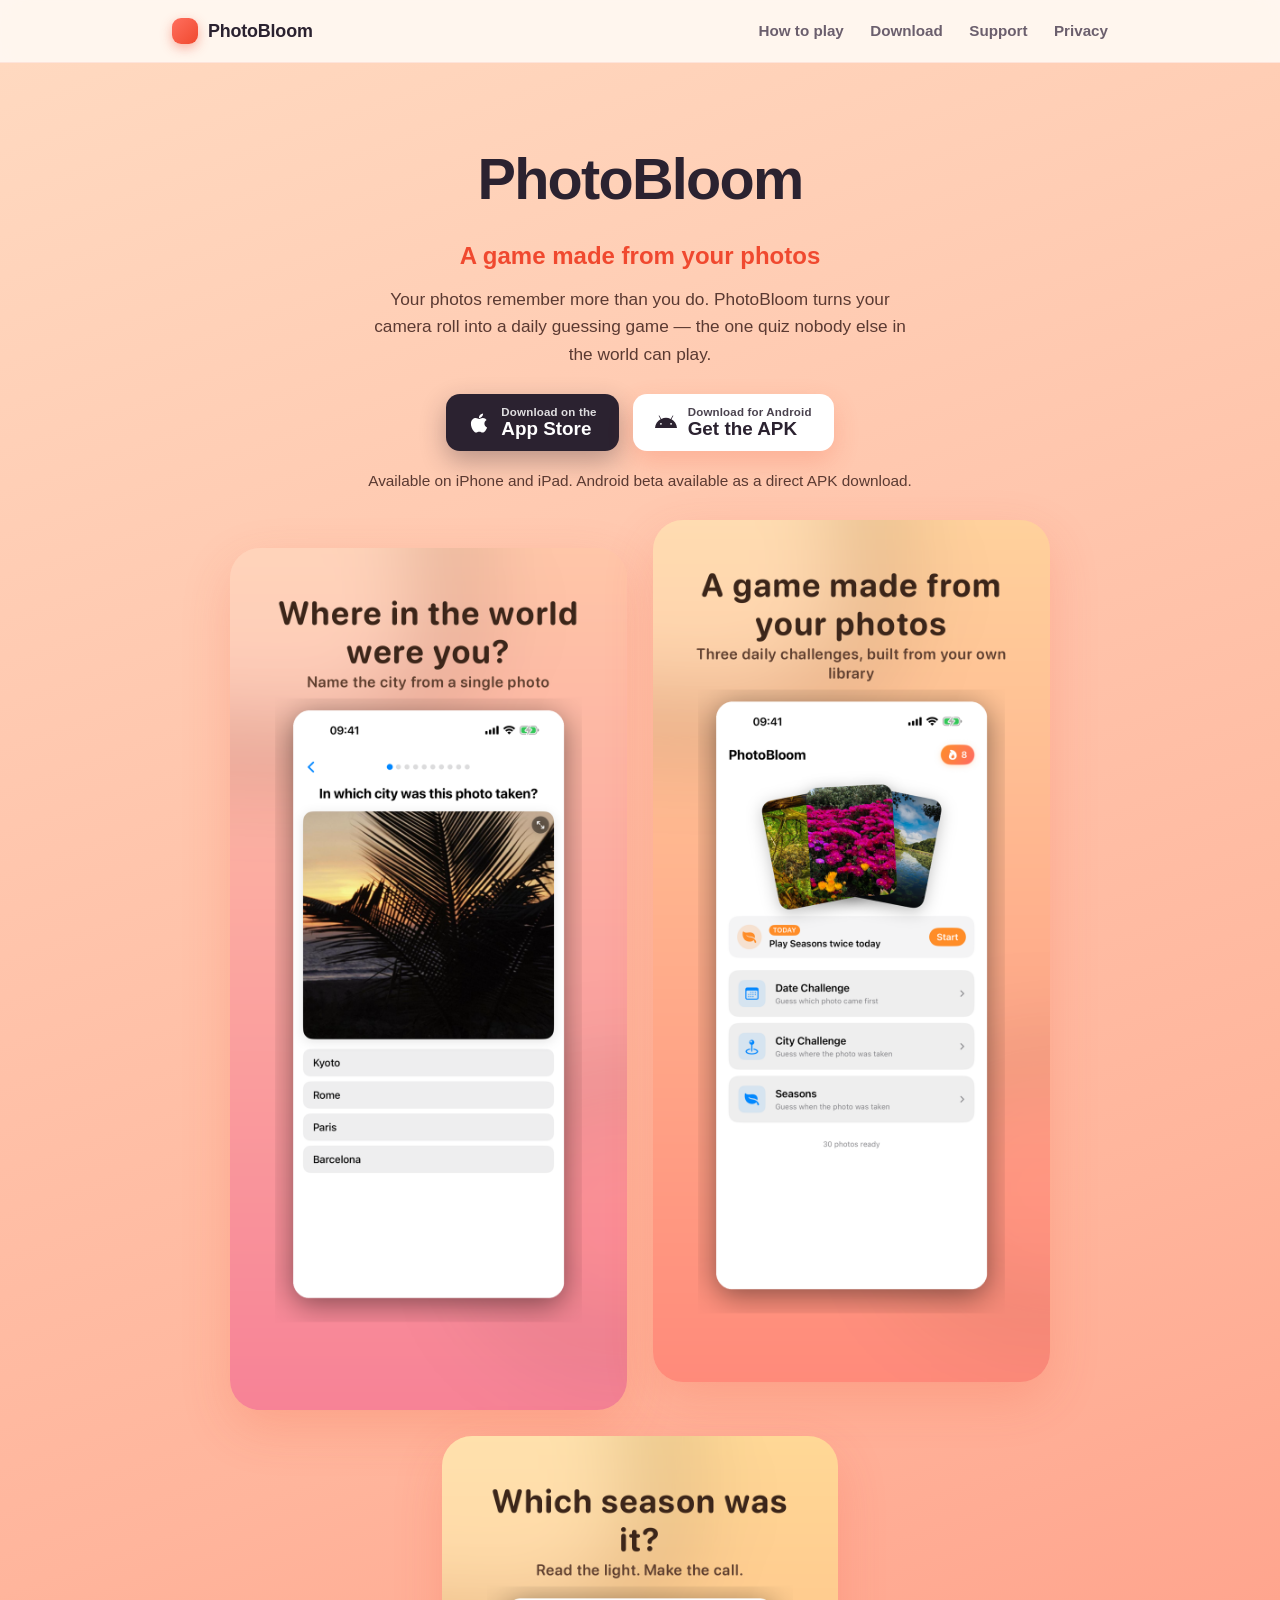
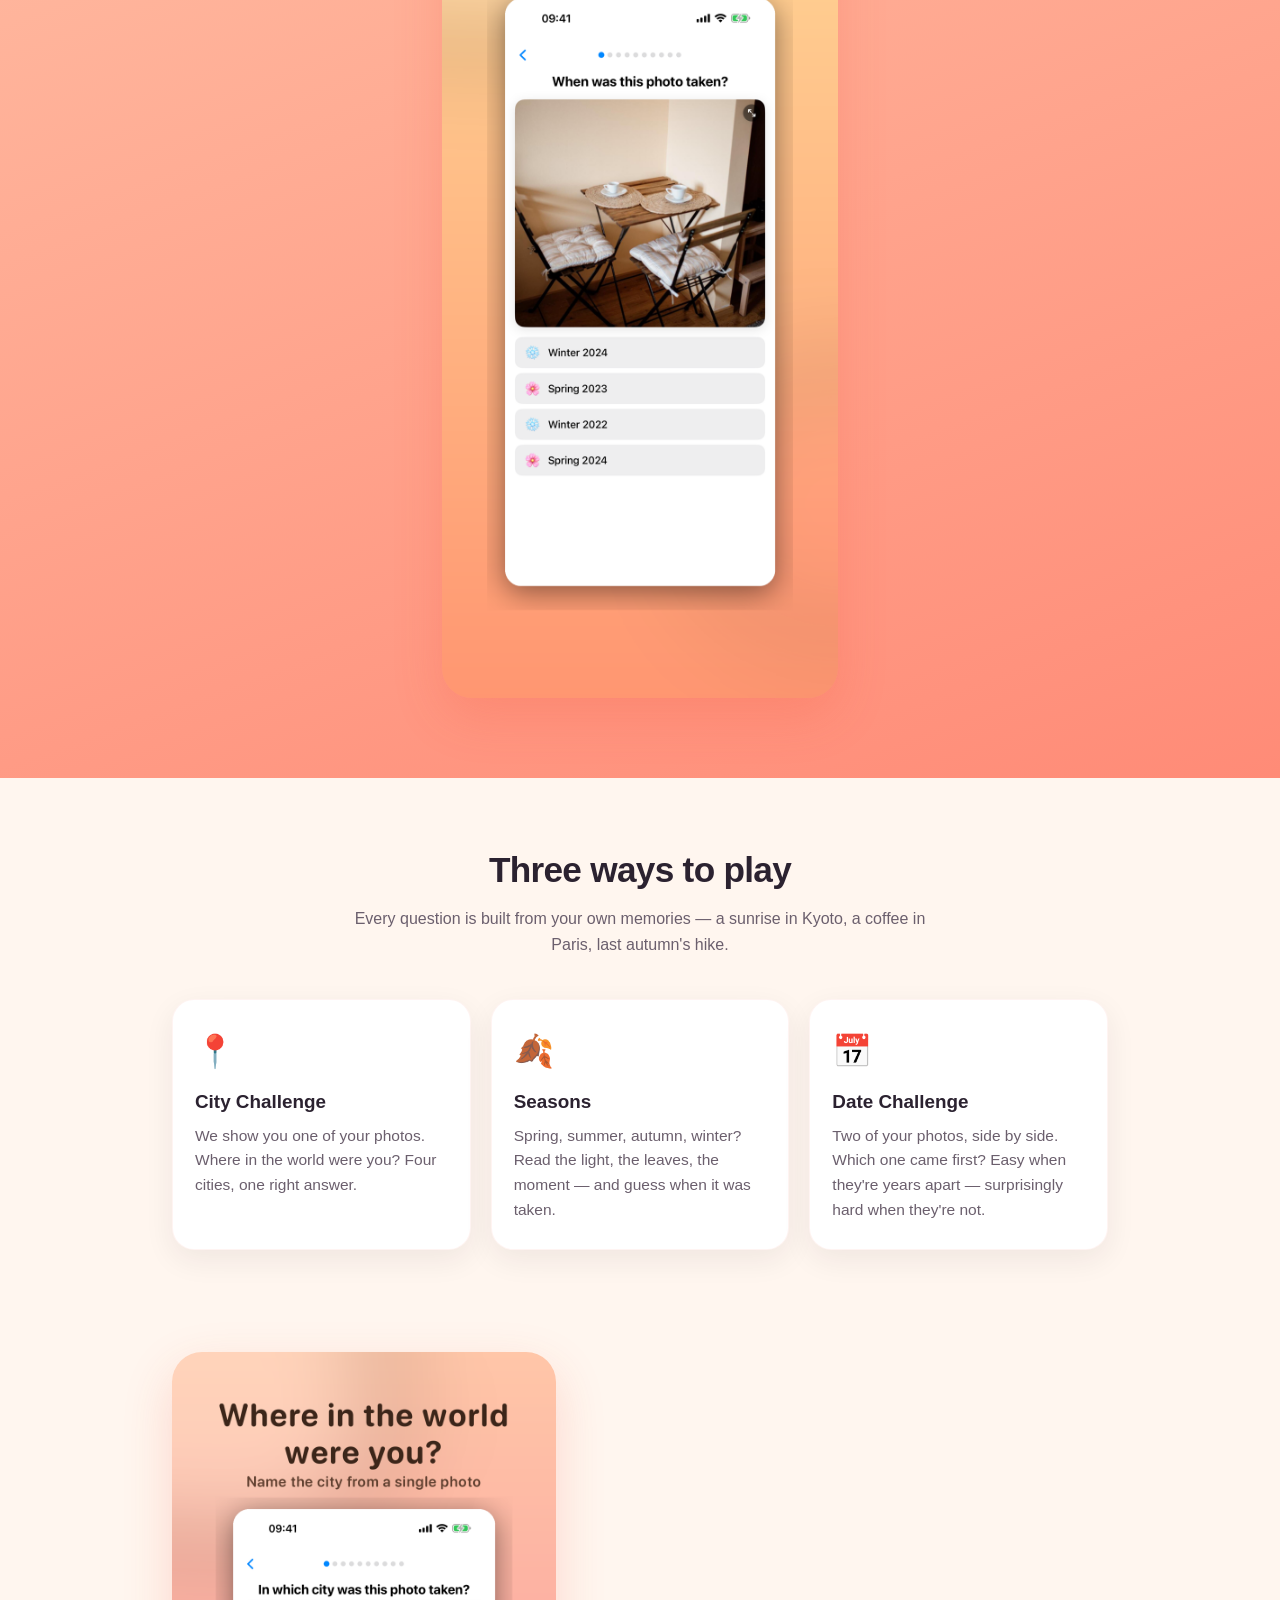
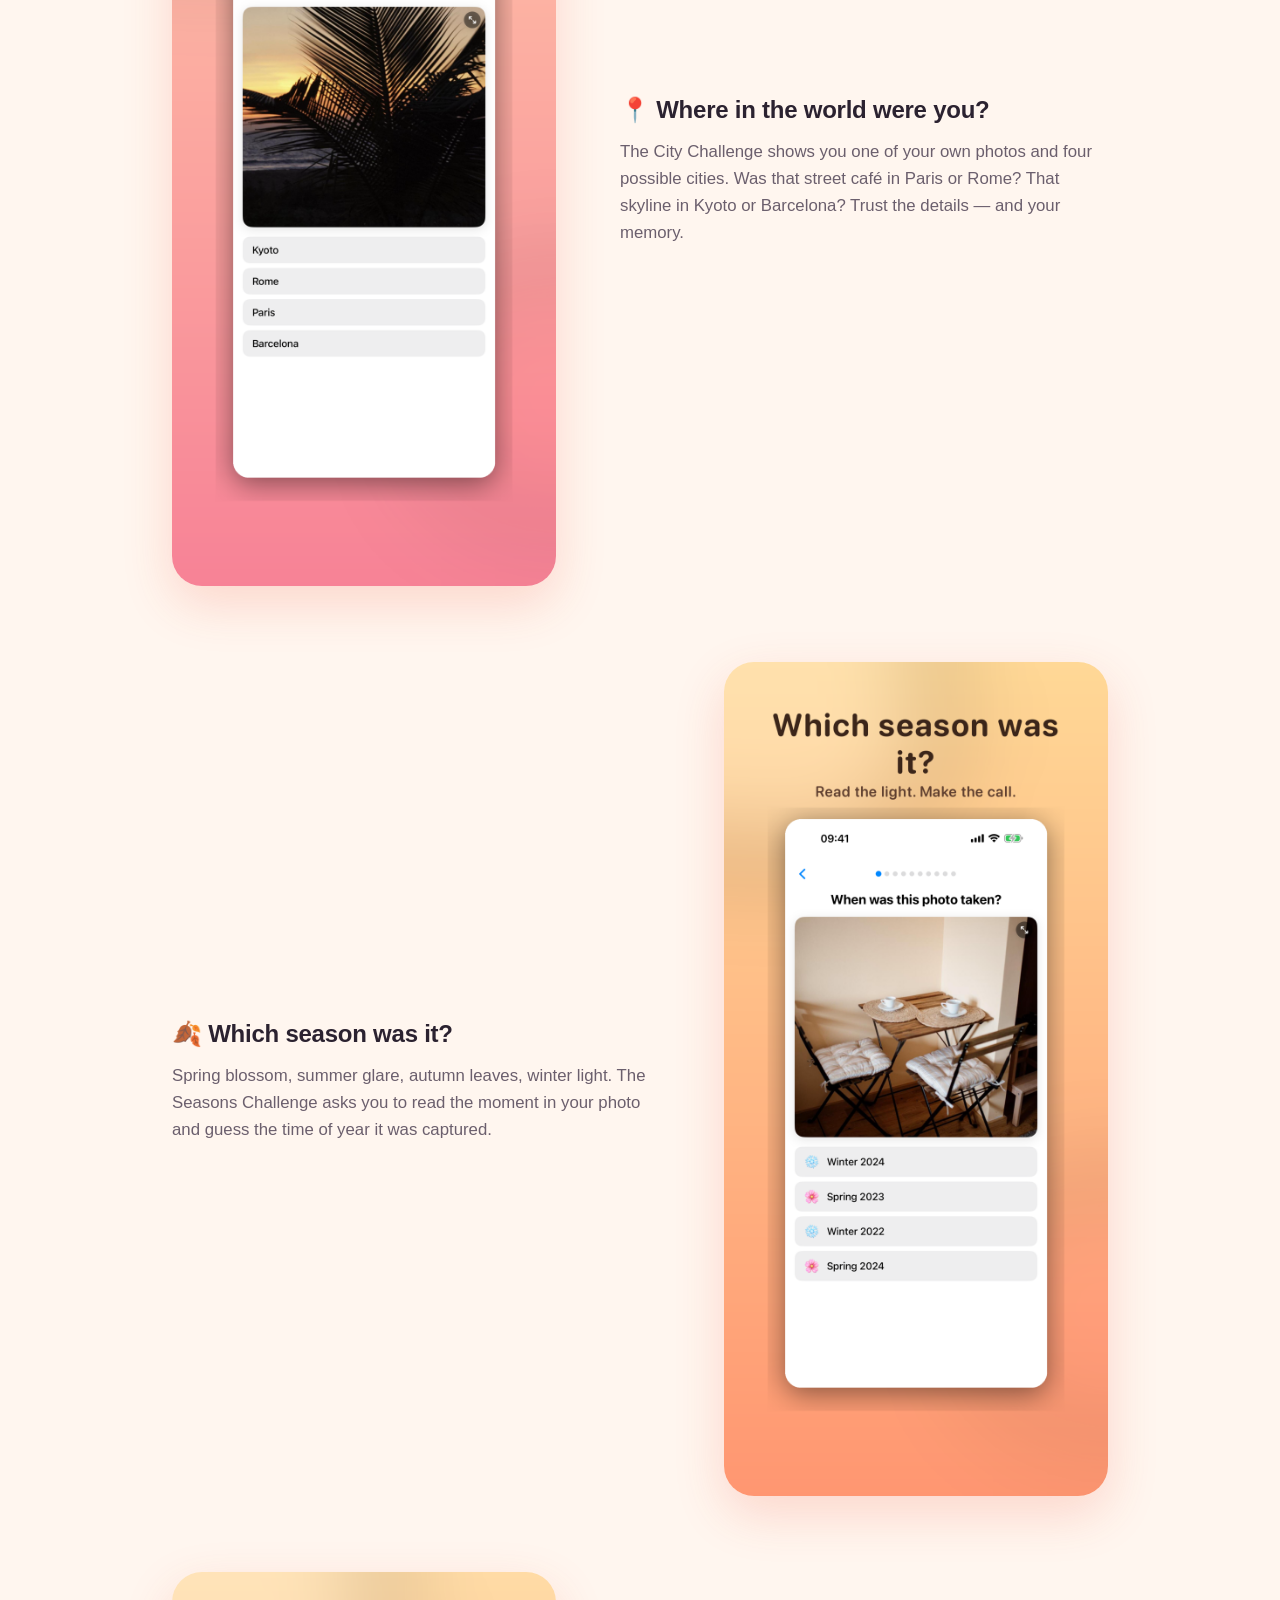
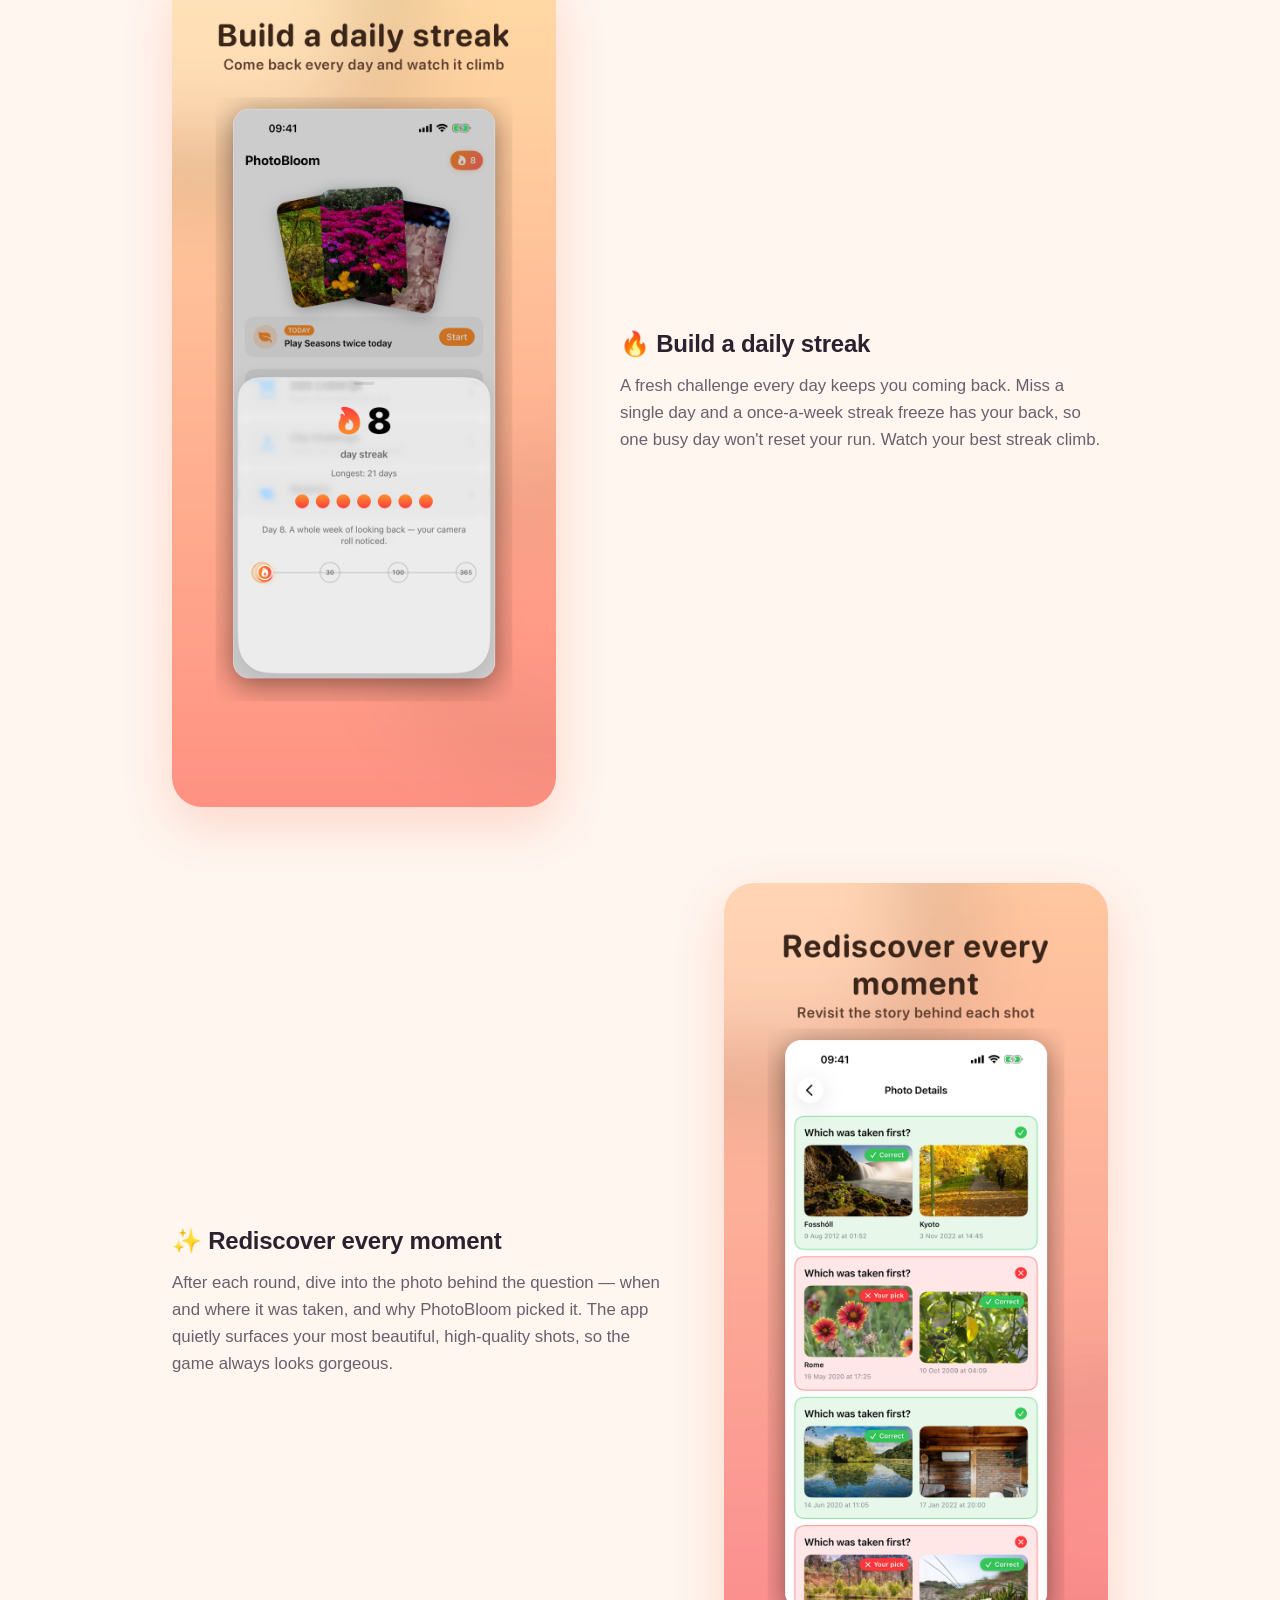
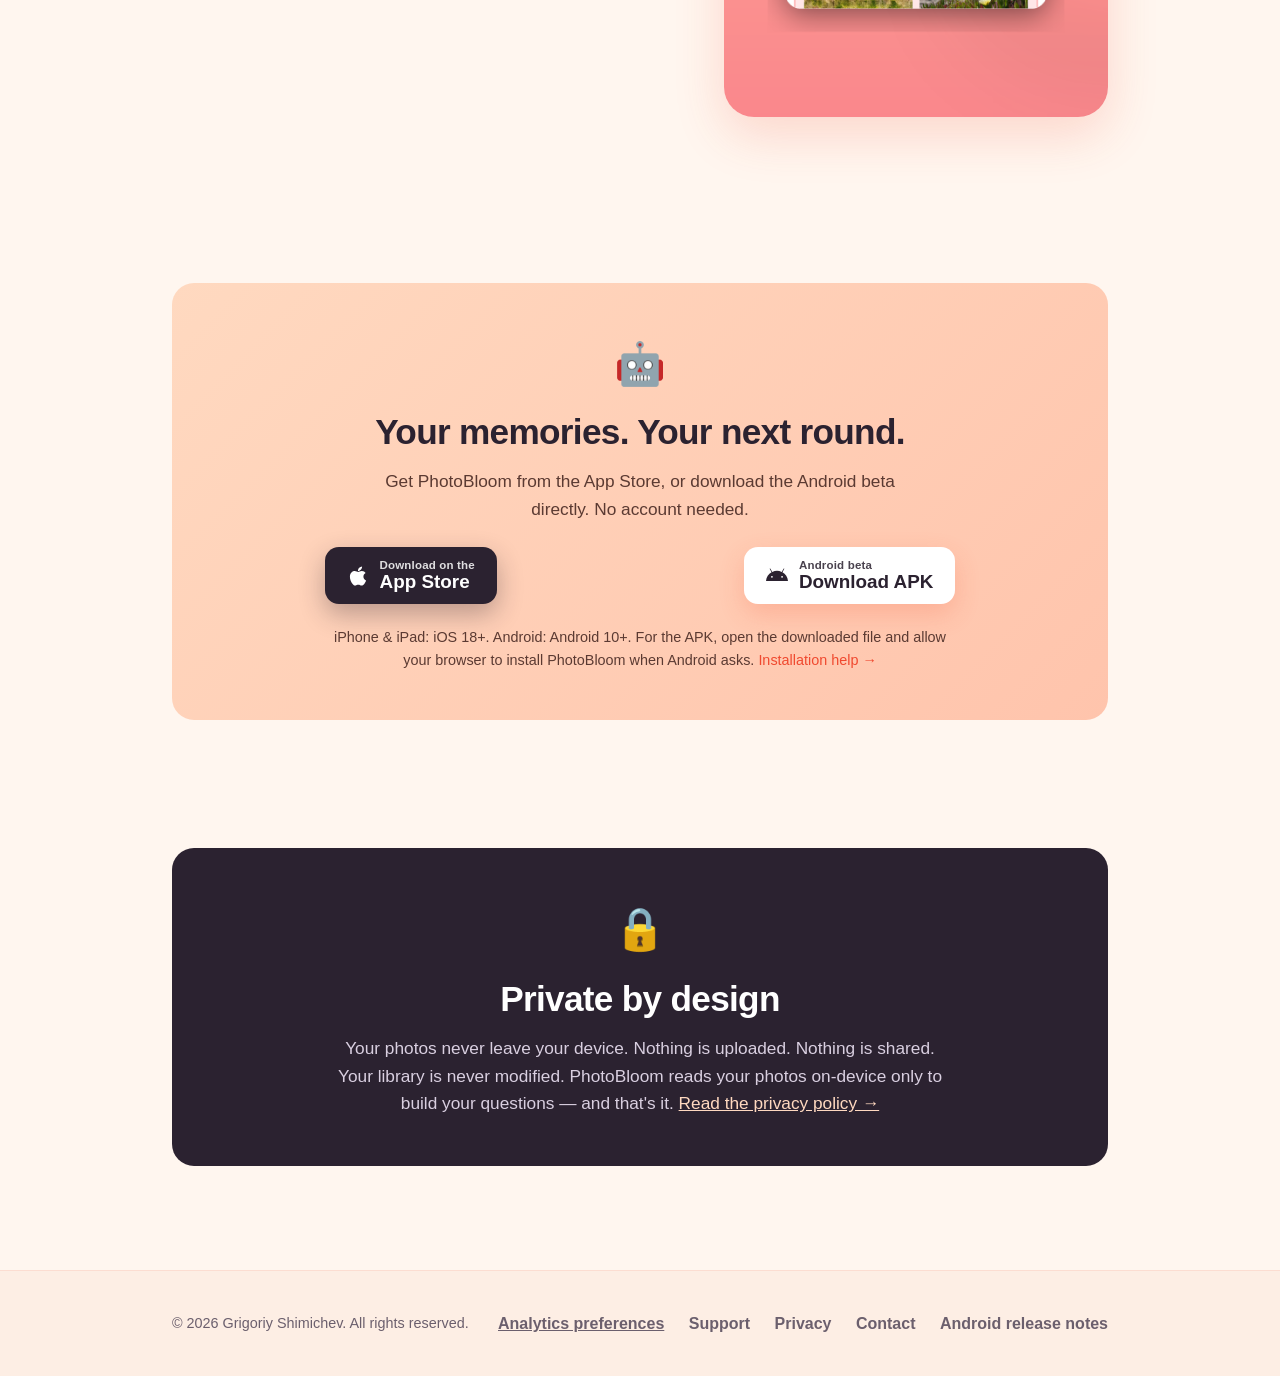
<file: index.html>
<!DOCTYPE html>
<html lang="en">
<head>
  <meta charset="UTF-8" />
  <meta name="viewport" content="width=device-width, initial-scale=1.0" />
  <title>PhotoBloom — A game made from your photos</title>
  <meta name="description" content="PhotoBloom turns your camera roll into a daily guessing game. Guess where in the world you were and which season it was, keep your streak alive, and rediscover photos you forgot you had. 100% on-device." />
  <meta property="og:title" content="PhotoBloom — A game made from your photos" />
  <meta property="og:description" content="The quiz only you can play, built from your own memories. 100% on-device." />
  <meta property="og:type" content="website" />
  <link rel="stylesheet" href="assets/style.css?v=f4ea65e6b9" />
  <script src="assets/analytics-config.js?v=23c7ad7ffa" defer></script>
  <script src="assets/analytics.js?v=1dbd67a98e" defer></script>
</head>
<body>
  <header class="nav">
    <div class="wrap">
      <div class="brand"><span class="dot"></span> PhotoBloom</div>
      <nav>
        <a href="#play">How to play</a>
        <a href="#download">Download</a>
        <a href="support.html">Support</a>
        <a href="privacy.html">Privacy</a>
      </nav>
    </div>
  </header>

  <section class="hero">
    <div class="wrap">
      <h1>PhotoBloom</h1>
      <p class="tag">A game made from your photos</p>
      <p class="sub">Your photos remember more than you do. PhotoBloom turns your camera roll into a daily guessing game — the one quiz nobody else in the world can play.</p>
      <div class="cta-row">
        <a class="btn btn-ios" href="https://apps.apple.com/app/id6775195550" target="_blank" rel="noopener" data-download="app_store" data-placement="hero">
          <span class="ico"><svg viewBox="0 0 384 512" width="22" height="22" fill="currentColor" aria-hidden="true"><path d="M318.7 268.7c-.2-36.7 16.4-64.4 50-84.8-18.8-26.9-47.2-41.7-84.7-44.6-35.5-2.8-74.3 20.7-88.5 20.7-15 0-49.4-19.7-76.4-19.7C63.3 141.2 4 184.8 4 273.5q0 39.3 14.4 81.2c12.8 36.7 59 126.7 107.2 125.2 25.2-.6 43-17.9 75.8-17.9 31.8 0 48.3 17.9 76.4 17.9 48.6-.7 90.4-82.5 102.6-119.3-65.2-30.7-61.7-90-61.7-91.9zM262.1 104.5c27.3-32.4 24.8-61.9 24-72.5-24.1 1.4-52 16.4-67.9 34.9-17.5 19.8-27.8 44.3-25.6 71.9 26.1 2 49.9-11.4 69.5-34.3z"/></svg></span>
          <span class="lbl"><small>Download on the</small>App Store</span>
        </a>
        <a class="btn btn-android" href="https://github.com/grishaster80/photobloom/releases/latest/download/photobloom.apk" data-download="android_apk" data-placement="hero">
          <span class="ico"><svg viewBox="0 0 576 512" width="22" height="22" fill="currentColor" aria-hidden="true"><path d="M420.55 301.93a24 24 0 1 1 24-24 24 24 0 0 1-24 24m-265.1 0a24 24 0 1 1 24-24 24 24 0 0 1-24 24m273.7-144.48 47.94-83a10 10 0 1 0-17.27-10l-48.54 84.07a301.25 301.25 0 0 0-246.56 0L116.18 64.45a10 10 0 1 0-17.27 10l47.94 83C64.53 202.22 8.24 285.55 0 384h576c-8.24-98.45-64.54-181.78-146.85-226.55"/></svg></span>
          <span class="lbl"><small>Download for Android</small>Get the APK</span>
        </a>
      </div>
      <p class="sub" style="margin-top:18px;font-size:0.96rem;">Available on iPhone and iPad. Android beta available as a direct APK download.</p>
    </div>
    <div class="hero-shots">
      <img src="assets/city.png" alt="City Challenge — where in the world were you?" />
      <img src="assets/home.png" alt="PhotoBloom home screen" />
      <img src="assets/seasons.png" alt="Seasons Challenge — which season was it?" />
    </div>
  </section>

  <section id="play">
    <div class="wrap">
      <h2>Three ways to play</h2>
      <p class="lead">Every question is built from your own memories — a sunrise in Kyoto, a coffee in Paris, last autumn's hike.</p>
      <div class="cards">
        <div class="card">
          <div class="ico">📍</div>
          <h3>City Challenge</h3>
          <p>We show you one of your photos. Where in the world were you? Four cities, one right answer.</p>
        </div>
        <div class="card">
          <div class="ico">🍂</div>
          <h3>Seasons</h3>
          <p>Spring, summer, autumn, winter? Read the light, the leaves, the moment — and guess when it was taken.</p>
        </div>
        <div class="card">
          <div class="ico">📅</div>
          <h3>Date Challenge</h3>
          <p>Two of your photos, side by side. Which one came first? Easy when they're years apart — surprisingly hard when they're not.</p>
        </div>
      </div>
    </div>
  </section>

  <section style="padding-top:0;">
    <div class="wrap">
      <!-- City — highlight -->
      <div class="feature-row">
        <img src="assets/city.png" alt="City Challenge screen" />
        <div class="txt">
          <h3>📍 Where in the world were you?</h3>
          <p>The City Challenge shows you one of your own photos and four possible cities. Was that street café in Paris or Rome? That skyline in Kyoto or Barcelona? Trust the details — and your memory.</p>
        </div>
      </div>

      <!-- Seasons — highlight -->
      <div class="feature-row rev">
        <img src="assets/seasons.png" alt="Seasons Challenge screen" />
        <div class="txt">
          <h3>🍂 Which season was it?</h3>
          <p>Spring blossom, summer glare, autumn leaves, winter light. The Seasons Challenge asks you to read the moment in your photo and guess the time of year it was captured.</p>
        </div>
      </div>

      <!-- Streaks -->
      <div class="feature-row">
        <img src="assets/streak.png" alt="Streak detail screen" />
        <div class="txt">
          <h3>🔥 Build a daily streak</h3>
          <p>A fresh challenge every day keeps you coming back. Miss a single day and a once-a-week streak freeze has your back, so one busy day won't reset your run. Watch your best streak climb.</p>
        </div>
      </div>

      <!-- Photo details / other screens -->
      <div class="feature-row rev">
        <img src="assets/photo_details.png" alt="Photo details screen" />
        <div class="txt">
          <h3>✨ Rediscover every moment</h3>
          <p>After each round, dive into the photo behind the question — when and where it was taken, and why PhotoBloom picked it. The app quietly surfaces your most beautiful, high-quality shots, so the game always looks gorgeous.</p>
        </div>
      </div>
    </div>
  </section>

  <section id="download">
    <div class="wrap">
      <div class="download-band">
        <div class="em">🤖</div>
        <h2>Your memories. Your next round.</h2>
        <p>Get PhotoBloom from the App Store, or download the Android beta directly. No account needed.</p>
        <div class="cta-row">
        <a class="btn btn-ios" href="https://apps.apple.com/app/id6775195550" target="_blank" rel="noopener" data-download="app_store" data-placement="download">
          <span class="ico"><svg viewBox="0 0 384 512" width="22" height="22" fill="currentColor" aria-hidden="true"><path d="M318.7 268.7c-.2-36.7 16.4-64.4 50-84.8-18.8-26.9-47.2-41.7-84.7-44.6-35.5-2.8-74.3 20.7-88.5 20.7-15 0-49.4-19.7-76.4-19.7C63.3 141.2 4 184.8 4 273.5q0 39.3 14.4 81.2c12.8 36.7 59 126.7 107.2 125.2 25.2-.6 43-17.9 75.8-17.9 31.8 0 48.3 17.9 76.4 17.9 48.6-.7 90.4-82.5 102.6-119.3-65.2-30.7-61.7-90-61.7-91.9zM262.1 104.5c27.3-32.4 24.8-61.9 24-72.5-24.1 1.4-52 16.4-67.9 34.9-17.5 19.8-27.8 44.3-25.6 71.9 26.1 2 49.9-11.4 69.5-34.3z"/></svg></span>
          <span class="lbl"><small>Download on the</small>App Store</span>
        </a>
        <a class="btn btn-android" href="https://github.com/grishaster80/photobloom/releases/latest/download/photobloom.apk" data-download="android_apk" data-placement="download">
          <span class="ico"><svg viewBox="0 0 576 512" width="22" height="22" fill="currentColor" aria-hidden="true"><path d="M420.55 301.93a24 24 0 1 1 24-24 24 24 0 0 1-24 24m-265.1 0a24 24 0 1 1 24-24 24 24 0 0 1-24 24m273.7-144.48 47.94-83a10 10 0 1 0-17.27-10l-48.54 84.07a301.25 301.25 0 0 0-246.56 0L116.18 64.45a10 10 0 1 0-17.27 10l47.94 83C64.53 202.22 8.24 285.55 0 384h576c-8.24-98.45-64.54-181.78-146.85-226.55"/></svg></span>
          <span class="lbl"><small>Android beta</small>Download APK</span>
        </a>
        </div>
        <p class="install-note">iPhone &amp; iPad: iOS 18+. Android: Android 10+. For the APK, open the downloaded file and allow your browser to install PhotoBloom when Android asks. <a href="support.html#android-install">Installation help →</a></p>
      </div>
    </div>
  </section>

  <section>
    <div class="wrap">
      <div class="privacy-band">
        <div class="lock">🔒</div>
        <h2>Private by design</h2>
        <p>Your photos never leave your device. Nothing is uploaded. Nothing is shared. Your library is never modified. PhotoBloom reads your photos on-device only to build your questions — and that's it. <a href="privacy.html" style="color:#ffd9c0;text-decoration:underline;">Read the privacy policy →</a></p>
      </div>
    </div>
  </section>

  <footer>
    <div class="wrap">
      <div class="copy">© 2026 Grigoriy Shimichev. All rights reserved.</div>
      <div class="links">
        <button type="button" class="link-button" data-analytics-preferences>Analytics preferences</button>
        <a href="support.html">Support</a>
        <a href="privacy.html">Privacy</a>
        <a href="mailto:gshimichev@gmail.com">Contact</a>
        <a href="https://github.com/grishaster80/photobloom/releases/latest">Android release notes</a>
      </div>
    </div>
  </footer>
</body>
</html>
</file>
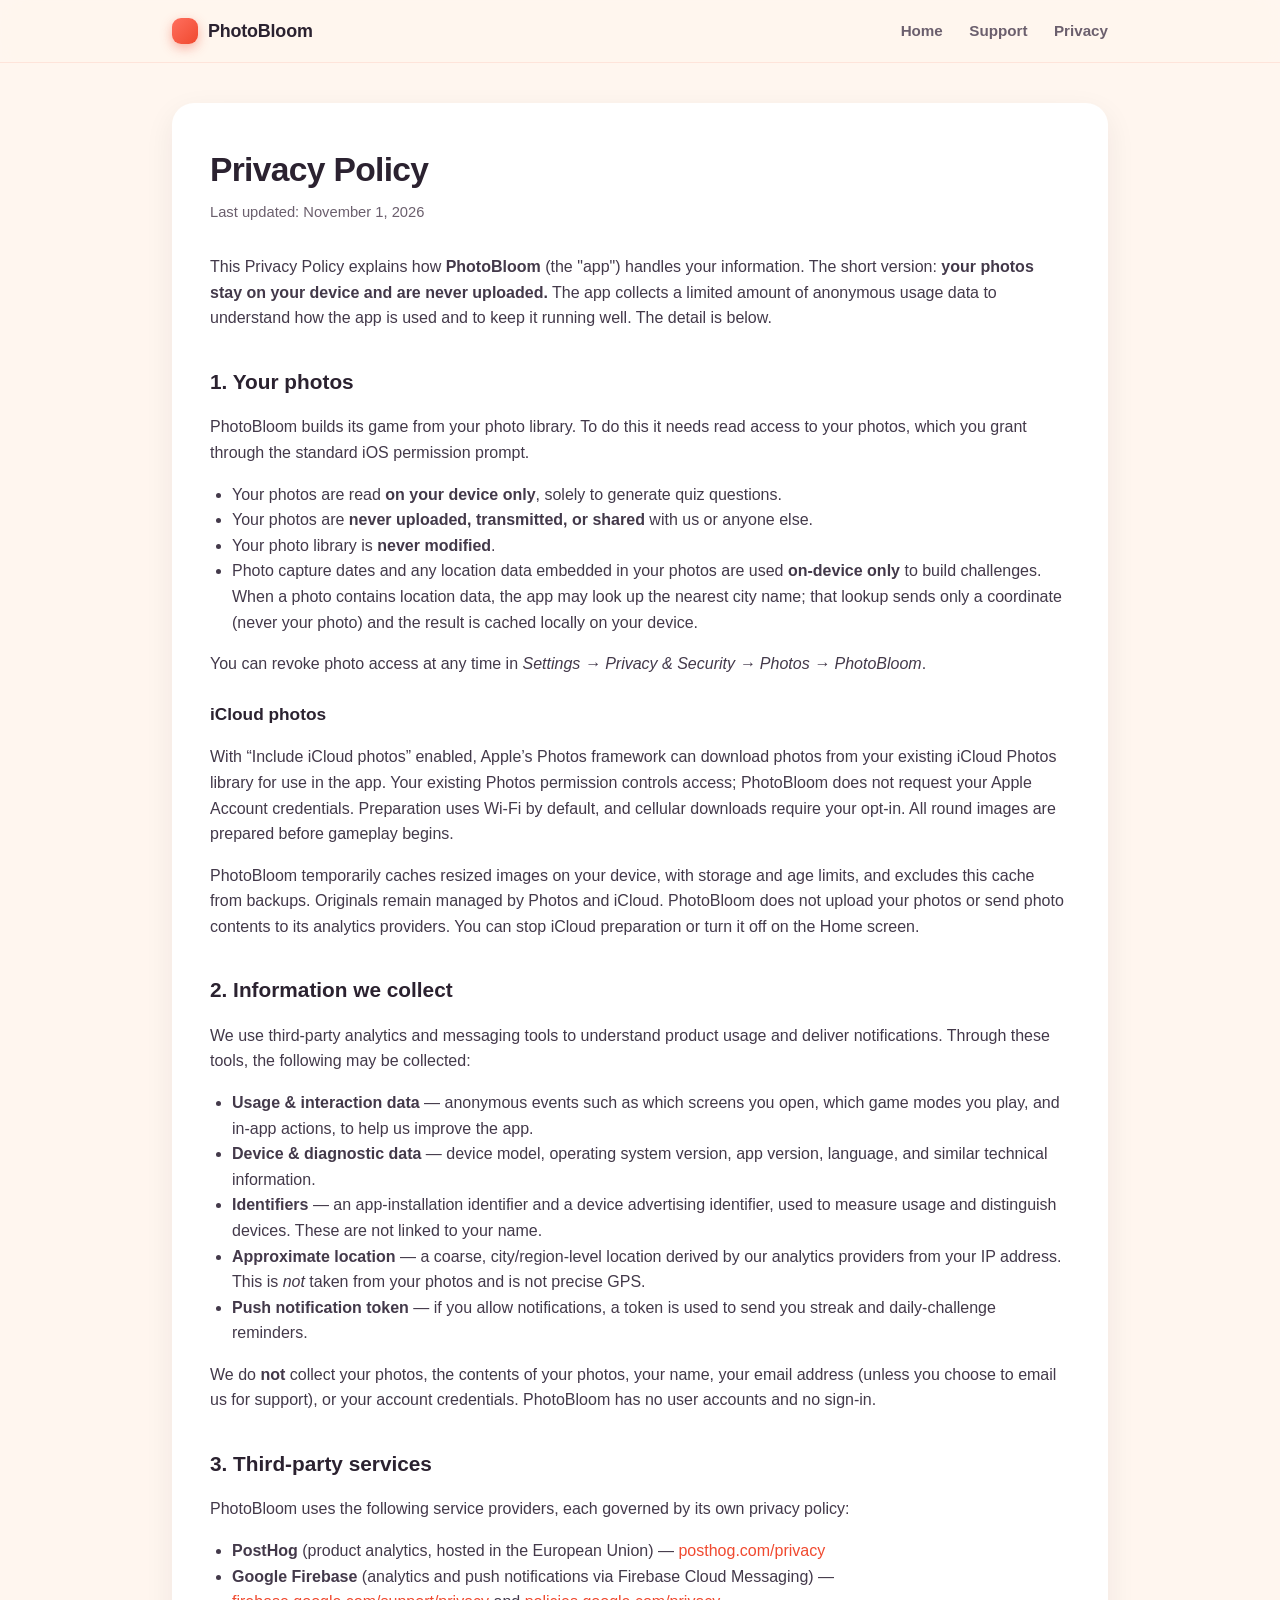
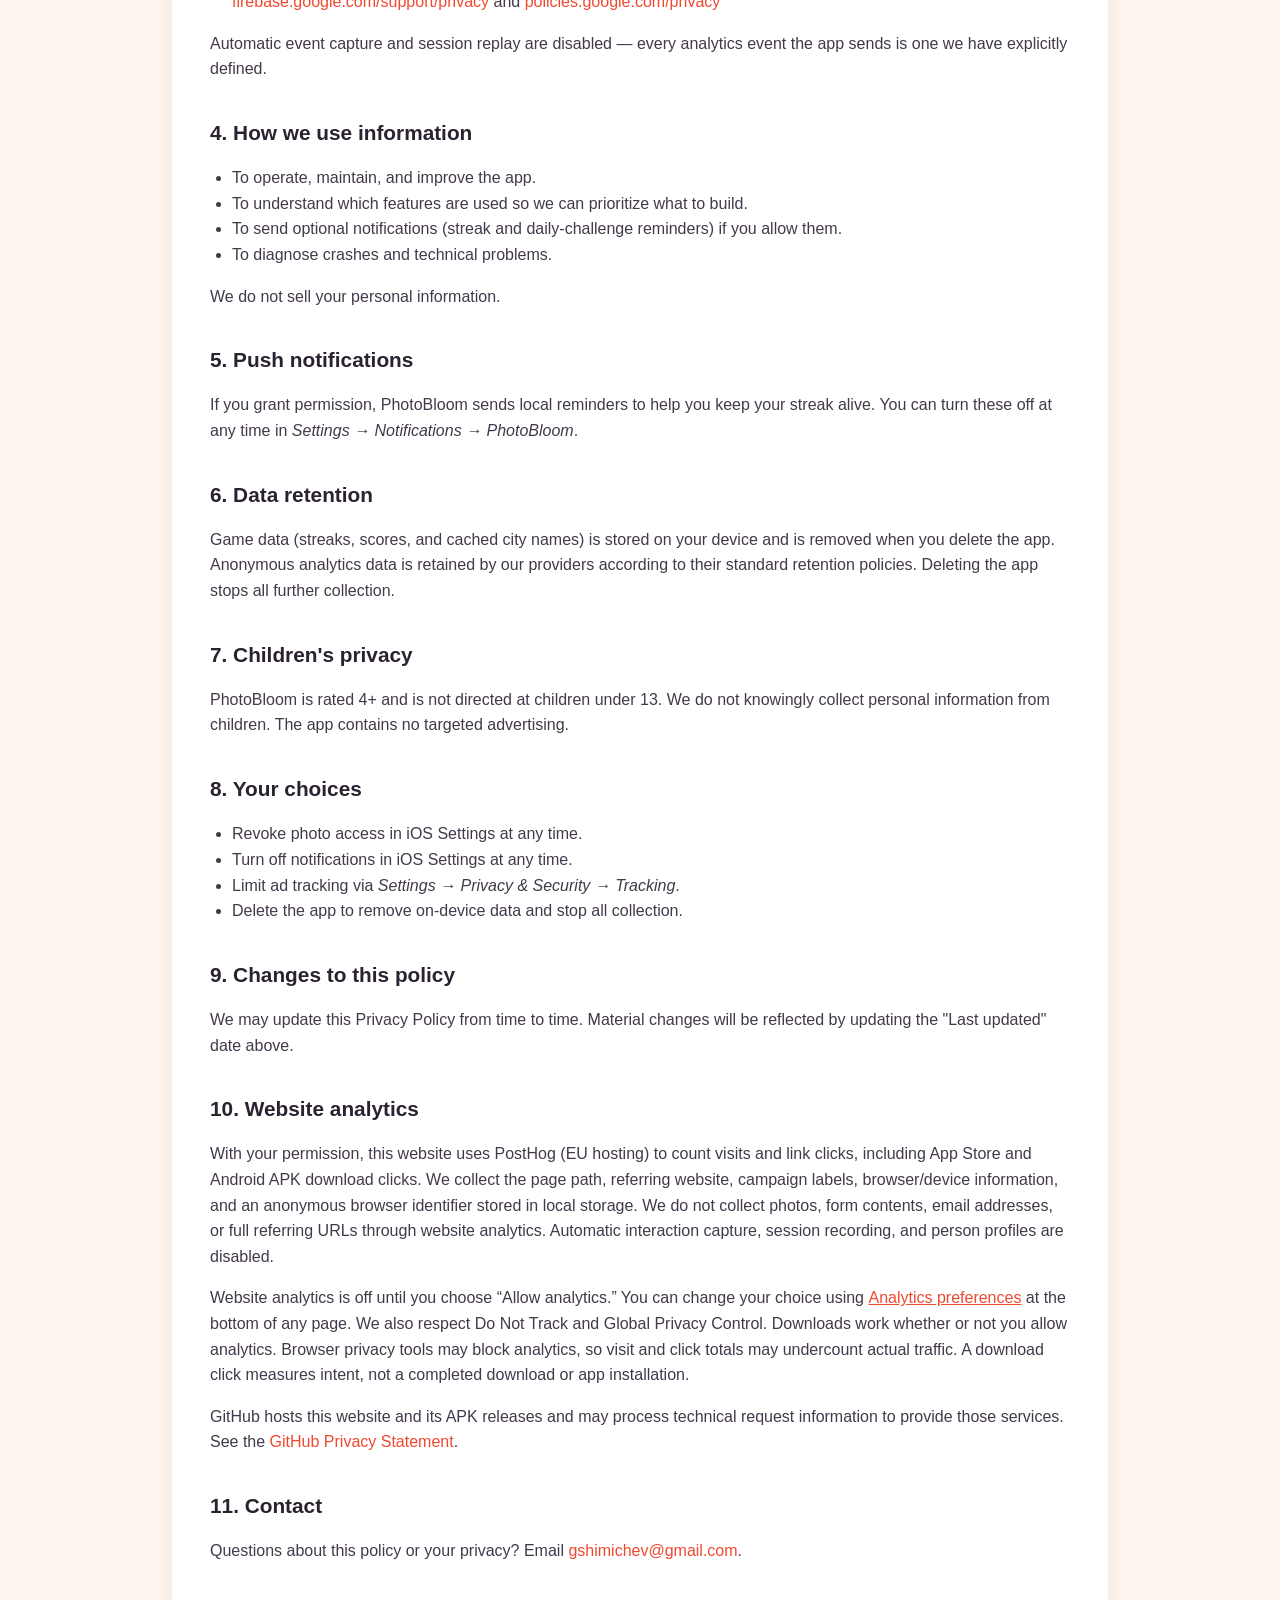
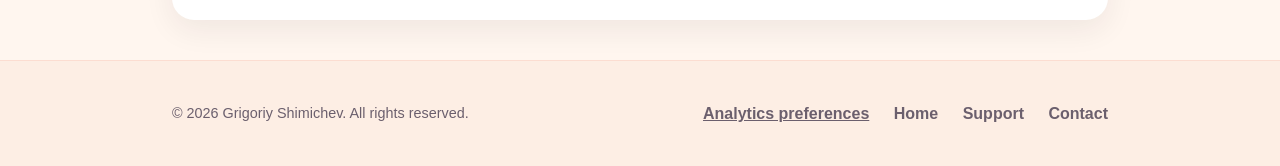
<file: privacy.html>
<!DOCTYPE html>
<html lang="en">
<head>
  <meta charset="UTF-8" />
  <meta name="viewport" content="width=device-width, initial-scale=1.0" />
  <title>PhotoBloom — Privacy Policy</title>
  <meta name="description" content="PhotoBloom's privacy policy. Your photos stay on your device and are never uploaded." />
  <link rel="stylesheet" href="assets/style.css?v=f4ea65e6b9" />
  <script src="assets/analytics-config.js?v=23c7ad7ffa" defer></script>
  <script src="assets/analytics.js?v=1dbd67a98e" defer></script>
</head>
<body>
  <header class="nav">
    <div class="wrap">
      <div class="brand"><a href="index.html" style="color:inherit;text-decoration:none;display:flex;align-items:center;gap:10px;"><span class="dot"></span> PhotoBloom</a></div>
      <nav>
        <a href="index.html">Home</a>
        <a href="support.html">Support</a>
        <a href="privacy.html">Privacy</a>
      </nav>
    </div>
  </header>

  <div class="wrap">
    <div class="doc">
      <h1>Privacy Policy</h1>
      <p class="meta">Last updated: November 1, 2026</p>

      <p>This Privacy Policy explains how <strong>PhotoBloom</strong> (the "app") handles your information. The short version: <strong>your photos stay on your device and are never uploaded.</strong> The app collects a limited amount of anonymous usage data to understand how the app is used and to keep it running well. The detail is below.</p>

      <h2>1. Your photos</h2>
      <p>PhotoBloom builds its game from your photo library. To do this it needs read access to your photos, which you grant through the standard iOS permission prompt.</p>
      <ul>
        <li>Your photos are read <strong>on your device only</strong>, solely to generate quiz questions.</li>
        <li>Your photos are <strong>never uploaded, transmitted, or shared</strong> with us or anyone else.</li>
        <li>Your photo library is <strong>never modified</strong>.</li>
        <li>Photo capture dates and any location data embedded in your photos are used <strong>on-device only</strong> to build challenges. When a photo contains location data, the app may look up the nearest city name; that lookup sends only a coordinate (never your photo) and the result is cached locally on your device.</li>
      </ul>
      <p>You can revoke photo access at any time in <em>Settings → Privacy &amp; Security → Photos → PhotoBloom</em>.</p>

      <h3>iCloud photos</h3>
      <p>With “Include iCloud photos” enabled, Apple’s Photos framework can download photos from your existing iCloud Photos library for use in the app. Your existing Photos permission controls access; PhotoBloom does not request your Apple Account credentials. Preparation uses Wi-Fi by default, and cellular downloads require your opt-in. All round images are prepared before gameplay begins.</p>
      <p>PhotoBloom temporarily caches resized images on your device, with storage and age limits, and excludes this cache from backups. Originals remain managed by Photos and iCloud. PhotoBloom does not upload your photos or send photo contents to its analytics providers. You can stop iCloud preparation or turn it off on the Home screen.</p>

      <h2>2. Information we collect</h2>
      <p>We use third-party analytics and messaging tools to understand product usage and deliver notifications. Through these tools, the following may be collected:</p>
      <ul>
        <li><strong>Usage &amp; interaction data</strong> — anonymous events such as which screens you open, which game modes you play, and in-app actions, to help us improve the app.</li>
        <li><strong>Device &amp; diagnostic data</strong> — device model, operating system version, app version, language, and similar technical information.</li>
        <li><strong>Identifiers</strong> — an app-installation identifier and a device advertising identifier, used to measure usage and distinguish devices. These are not linked to your name.</li>
        <li><strong>Approximate location</strong> — a coarse, city/region-level location derived by our analytics providers from your IP address. This is <em>not</em> taken from your photos and is not precise GPS.</li>
        <li><strong>Push notification token</strong> — if you allow notifications, a token is used to send you streak and daily-challenge reminders.</li>
      </ul>
      <p>We do <strong>not</strong> collect your photos, the contents of your photos, your name, your email address (unless you choose to email us for support), or your account credentials. PhotoBloom has no user accounts and no sign-in.</p>

      <h2>3. Third-party services</h2>
      <p>PhotoBloom uses the following service providers, each governed by its own privacy policy:</p>
      <ul>
        <li><strong>PostHog</strong> (product analytics, hosted in the European Union) — <a href="https://posthog.com/privacy" target="_blank" rel="noopener">posthog.com/privacy</a></li>
        <li><strong>Google Firebase</strong> (analytics and push notifications via Firebase Cloud Messaging) — <a href="https://firebase.google.com/support/privacy" target="_blank" rel="noopener">firebase.google.com/support/privacy</a> and <a href="https://policies.google.com/privacy" target="_blank" rel="noopener">policies.google.com/privacy</a></li>
      </ul>
      <p>Automatic event capture and session replay are disabled — every analytics event the app sends is one we have explicitly defined.</p>

      <h2>4. How we use information</h2>
      <ul>
        <li>To operate, maintain, and improve the app.</li>
        <li>To understand which features are used so we can prioritize what to build.</li>
        <li>To send optional notifications (streak and daily-challenge reminders) if you allow them.</li>
        <li>To diagnose crashes and technical problems.</li>
      </ul>
      <p>We do not sell your personal information.</p>

      <h2>5. Push notifications</h2>
      <p>If you grant permission, PhotoBloom sends local reminders to help you keep your streak alive. You can turn these off at any time in <em>Settings → Notifications → PhotoBloom</em>.</p>

      <h2>6. Data retention</h2>
      <p>Game data (streaks, scores, and cached city names) is stored on your device and is removed when you delete the app. Anonymous analytics data is retained by our providers according to their standard retention policies. Deleting the app stops all further collection.</p>

      <h2>7. Children's privacy</h2>
      <p>PhotoBloom is rated 4+ and is not directed at children under 13. We do not knowingly collect personal information from children. The app contains no targeted advertising.</p>

      <h2>8. Your choices</h2>
      <ul>
        <li>Revoke photo access in iOS Settings at any time.</li>
        <li>Turn off notifications in iOS Settings at any time.</li>
        <li>Limit ad tracking via <em>Settings → Privacy &amp; Security → Tracking</em>.</li>
        <li>Delete the app to remove on-device data and stop all collection.</li>
      </ul>

      <h2>9. Changes to this policy</h2>
      <p>We may update this Privacy Policy from time to time. Material changes will be reflected by updating the "Last updated" date above.</p>

      <h2 id="website-analytics">10. Website analytics</h2>
      <p>With your permission, this website uses PostHog (EU hosting) to count visits and link clicks, including App Store and Android APK download clicks. We collect the page path, referring website, campaign labels, browser/device information, and an anonymous browser identifier stored in local storage. We do not collect photos, form contents, email addresses, or full referring URLs through website analytics. Automatic interaction capture, session recording, and person profiles are disabled.</p>
      <p>Website analytics is off until you choose “Allow analytics.” You can change your choice using <button type="button" class="link-button" data-analytics-preferences>Analytics preferences</button> at the bottom of any page. We also respect Do Not Track and Global Privacy Control. Downloads work whether or not you allow analytics. Browser privacy tools may block analytics, so visit and click totals may undercount actual traffic. A download click measures intent, not a completed download or app installation.</p>
      <p>GitHub hosts this website and its APK releases and may process technical request information to provide those services. See the <a href="https://docs.github.com/en/site-policy/privacy-policies/github-general-privacy-statement" target="_blank" rel="noopener">GitHub Privacy Statement</a>.</p>

      <h2>11. Contact</h2>
      <p>Questions about this policy or your privacy? Email <a href="mailto:gshimichev@gmail.com?subject=PhotoBloom%20Privacy">gshimichev@gmail.com</a>.</p>
    </div>
  </div>

  <footer>
    <div class="wrap">
      <div class="copy">© 2026 Grigoriy Shimichev. All rights reserved.</div>
      <div class="links">
        <button type="button" class="link-button" data-analytics-preferences>Analytics preferences</button>
        <a href="index.html">Home</a>
        <a href="support.html">Support</a>
        <a href="mailto:gshimichev@gmail.com">Contact</a>
      </div>
    </div>
  </footer>
</body>
</html>
</file>
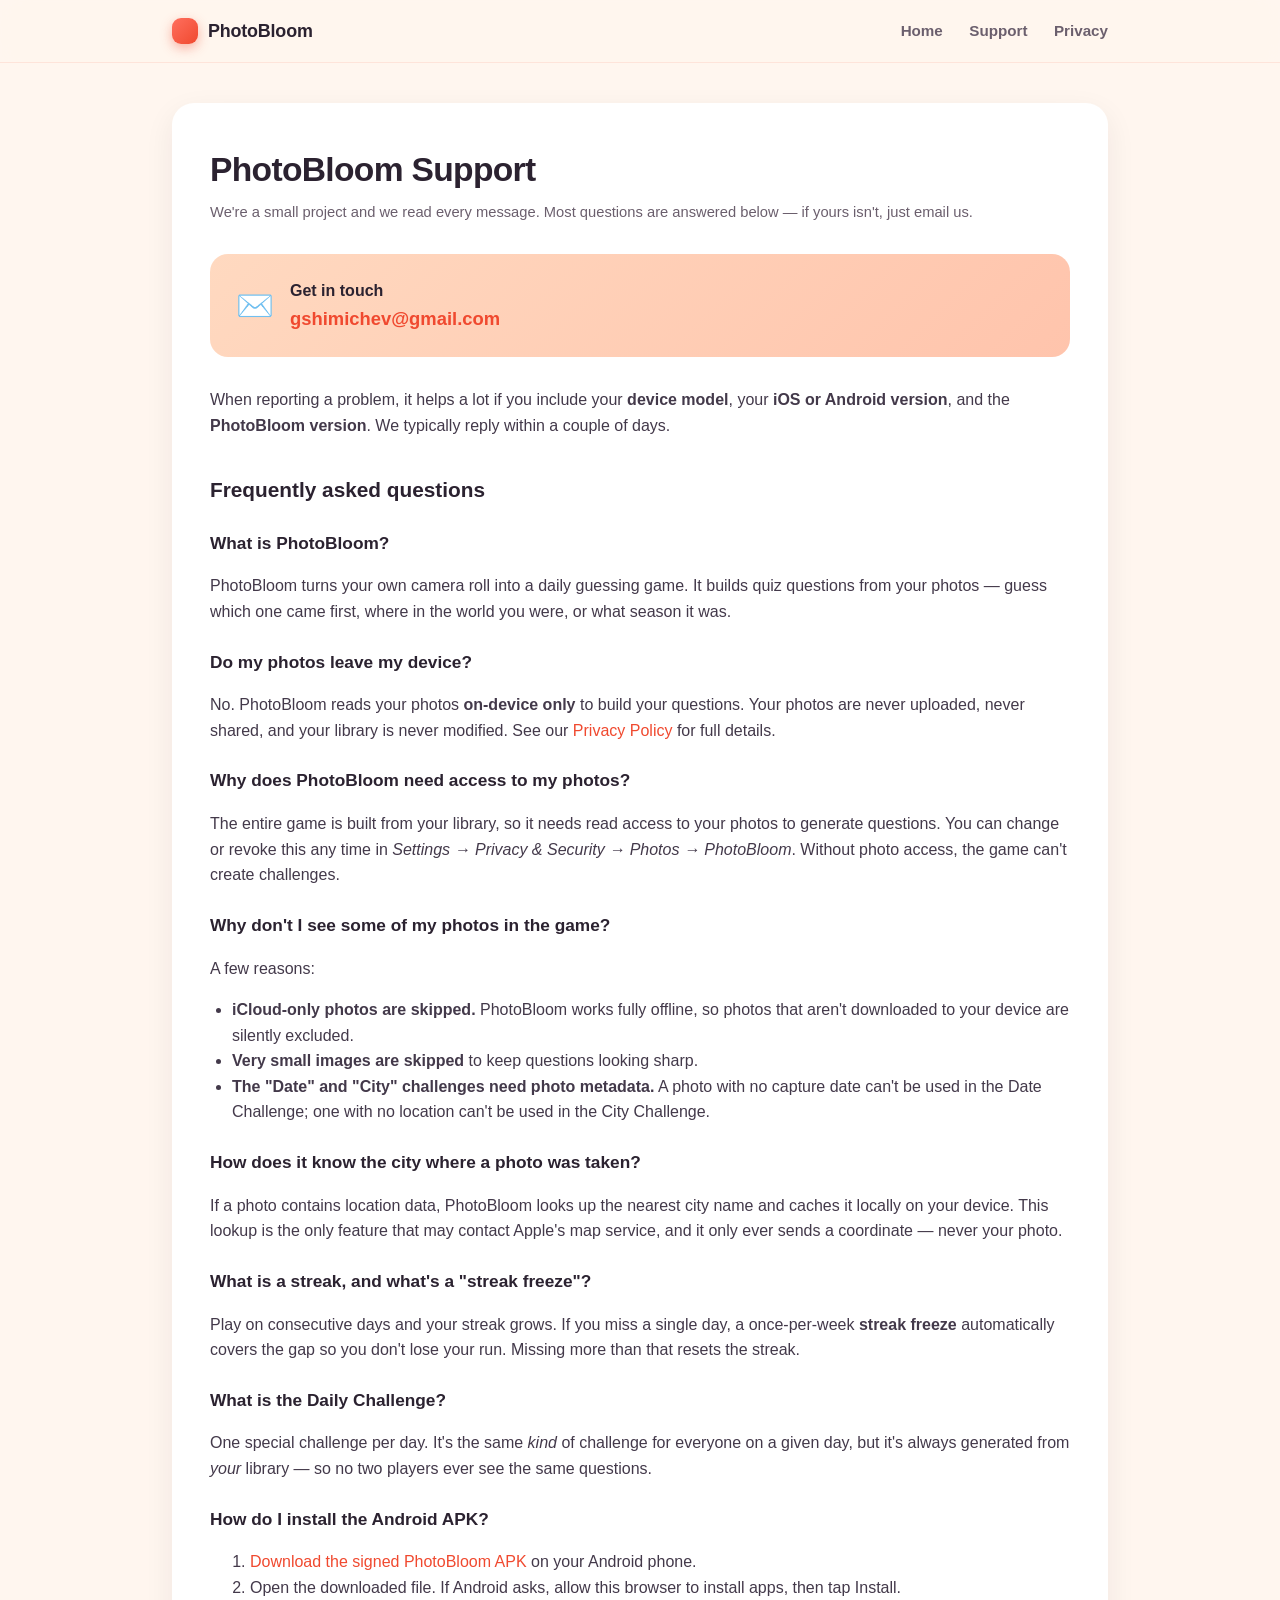
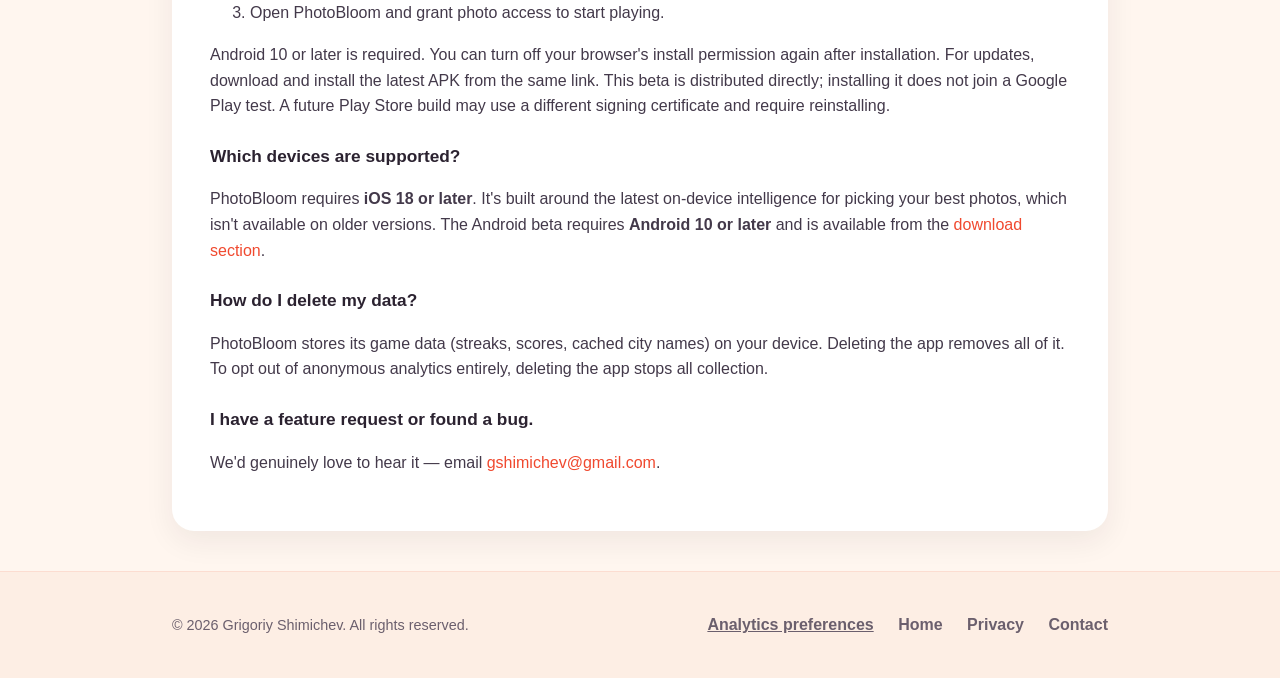
<file: support.html>
<!DOCTYPE html>
<html lang="en">
<head>
  <meta charset="UTF-8" />
  <meta name="viewport" content="width=device-width, initial-scale=1.0" />
  <title>PhotoBloom — Support</title>
  <meta name="description" content="Support and frequently asked questions for PhotoBloom, the photo memory game." />
  <link rel="stylesheet" href="assets/style.css?v=f4ea65e6b9" />
  <script src="assets/analytics-config.js?v=23c7ad7ffa" defer></script>
  <script src="assets/analytics.js?v=1dbd67a98e" defer></script>
</head>
<body>
  <header class="nav">
    <div class="wrap">
      <div class="brand"><a href="index.html" style="color:inherit;text-decoration:none;display:flex;align-items:center;gap:10px;"><span class="dot"></span> PhotoBloom</a></div>
      <nav>
        <a href="index.html">Home</a>
        <a href="support.html">Support</a>
        <a href="privacy.html">Privacy</a>
      </nav>
    </div>
  </header>

  <div class="wrap">
    <div class="doc">
      <h1>PhotoBloom Support</h1>
      <p class="meta">We're a small project and we read every message. Most questions are answered below — if yours isn't, just email us.</p>

      <div class="contact-box">
        <span class="em">✉️</span>
        <div>
          <div style="font-weight:700;">Get in touch</div>
          <a href="mailto:gshimichev@gmail.com?subject=PhotoBloom%20Support">gshimichev@gmail.com</a>
        </div>
      </div>

      <p>When reporting a problem, it helps a lot if you include your <strong>device model</strong>, your <strong>iOS or Android version</strong>, and the <strong>PhotoBloom version</strong>. We typically reply within a couple of days.</p>

      <h2>Frequently asked questions</h2>

      <h3>What is PhotoBloom?</h3>
      <p>PhotoBloom turns your own camera roll into a daily guessing game. It builds quiz questions from your photos — guess which one came first, where in the world you were, or what season it was.</p>

      <h3>Do my photos leave my device?</h3>
      <p>No. PhotoBloom reads your photos <strong>on-device only</strong> to build your questions. Your photos are never uploaded, never shared, and your library is never modified. See our <a href="privacy.html">Privacy Policy</a> for full details.</p>

      <h3>Why does PhotoBloom need access to my photos?</h3>
      <p>The entire game is built from your library, so it needs read access to your photos to generate questions. You can change or revoke this any time in <em>Settings → Privacy &amp; Security → Photos → PhotoBloom</em>. Without photo access, the game can't create challenges.</p>

      <h3>Why don't I see some of my photos in the game?</h3>
      <p>A few reasons:</p>
      <ul>
        <li><strong>iCloud-only photos are skipped.</strong> PhotoBloom works fully offline, so photos that aren't downloaded to your device are silently excluded.</li>
        <li><strong>Very small images are skipped</strong> to keep questions looking sharp.</li>
        <li><strong>The "Date" and "City" challenges need photo metadata.</strong> A photo with no capture date can't be used in the Date Challenge; one with no location can't be used in the City Challenge.</li>
      </ul>

      <h3>How does it know the city where a photo was taken?</h3>
      <p>If a photo contains location data, PhotoBloom looks up the nearest city name and caches it locally on your device. This lookup is the only feature that may contact Apple's map service, and it only ever sends a coordinate — never your photo.</p>

      <h3>What is a streak, and what's a "streak freeze"?</h3>
      <p>Play on consecutive days and your streak grows. If you miss a single day, a once-per-week <strong>streak freeze</strong> automatically covers the gap so you don't lose your run. Missing more than that resets the streak.</p>

      <h3>What is the Daily Challenge?</h3>
      <p>One special challenge per day. It's the same <em>kind</em> of challenge for everyone on a given day, but it's always generated from <em>your</em> library — so no two players ever see the same questions.</p>

      <h3 id="android-install">How do I install the Android APK?</h3>
      <ol>
        <li><a href="https://github.com/grishaster80/photobloom/releases/latest/download/photobloom.apk" data-download="android_apk" data-placement="support">Download the signed PhotoBloom APK</a> on your Android phone.</li>
        <li>Open the downloaded file. If Android asks, allow this browser to install apps, then tap Install.</li>
        <li>Open PhotoBloom and grant photo access to start playing.</li>
      </ol>
      <p>Android 10 or later is required. You can turn off your browser's install permission again after installation. For updates, download and install the latest APK from the same link. This beta is distributed directly; installing it does not join a Google Play test. A future Play Store build may use a different signing certificate and require reinstalling.</p>

      <h3>Which devices are supported?</h3>
      <p>PhotoBloom requires <strong>iOS 18 or later</strong>. It's built around the latest on-device intelligence for picking your best photos, which isn't available on older versions. The Android beta requires <strong>Android 10 or later</strong> and is available from the <a href="index.html#download">download section</a>.</p>

      <h3>How do I delete my data?</h3>
      <p>PhotoBloom stores its game data (streaks, scores, cached city names) on your device. Deleting the app removes all of it. To opt out of anonymous analytics entirely, deleting the app stops all collection.</p>

      <h3>I have a feature request or found a bug.</h3>
      <p>We'd genuinely love to hear it — email <a href="mailto:gshimichev@gmail.com?subject=PhotoBloom%20Feedback">gshimichev@gmail.com</a>.</p>
    </div>
  </div>

  <footer>
    <div class="wrap">
      <div class="copy">© 2026 Grigoriy Shimichev. All rights reserved.</div>
      <div class="links">
        <button type="button" class="link-button" data-analytics-preferences>Analytics preferences</button>
        <a href="index.html">Home</a>
        <a href="privacy.html">Privacy</a>
        <a href="mailto:gshimichev@gmail.com">Contact</a>
      </div>
    </div>
  </footer>
</body>
</html>
</file>
<file: assets/style.css>
:root {
  --peach: #ffd9c0;
  --coral: #ff6f5e;
  --coral-deep: #f0492f;
  --ink: #2b2230;
  --ink-soft: #6b5f6d;
  --card: #ffffff;
  --bg: #fff6ef;
  --radius: 22px;
  --shadow: 0 18px 50px rgba(240, 73, 47, 0.18);
}

* { box-sizing: border-box; }

html { scroll-behavior: smooth; }

body {
  margin: 0;
  font-family: -apple-system, BlinkMacSystemFont, "SF Pro Text", "Segoe UI", Roboto, Helvetica, Arial, sans-serif;
  color: var(--ink);
  background: var(--bg);
  line-height: 1.6;
  -webkit-font-smoothing: antialiased;
}

a { color: var(--coral-deep); text-decoration: none; }
a:hover { text-decoration: underline; }

.wrap { max-width: 980px; margin: 0 auto; padding: 0 22px; }

/* ---------- Top nav ---------- */
.nav {
  position: sticky; top: 0; z-index: 10;
  background: rgba(255, 246, 239, 0.86);
  backdrop-filter: saturate(180%) blur(14px);
  border-bottom: 1px solid rgba(240, 73, 47, 0.10);
}
.nav .wrap { display: flex; align-items: center; justify-content: space-between; height: 62px; }
.brand { display: flex; align-items: center; gap: 10px; font-weight: 800; font-size: 1.12rem; letter-spacing: -0.01em; }
.brand .dot { width: 26px; height: 26px; border-radius: 9px; background: linear-gradient(135deg, var(--coral), var(--coral-deep)); display: inline-block; box-shadow: 0 4px 12px rgba(240,73,47,0.4); }
.nav nav a { color: var(--ink-soft); font-weight: 600; margin-left: 22px; font-size: 0.95rem; }
.nav nav a:hover { color: var(--coral-deep); text-decoration: none; }

/* ---------- Hero ---------- */
.hero {
  background: linear-gradient(160deg, var(--peach) 0%, #ffb59c 55%, var(--coral) 130%);
  padding: 70px 0 80px;
  text-align: center;
}
.hero h1 { font-size: clamp(2.4rem, 6vw, 3.6rem); margin: 0 0 12px; letter-spacing: -0.03em; font-weight: 850; }
.hero .tag { font-size: clamp(1.1rem, 3vw, 1.5rem); font-weight: 700; margin: 0 0 10px; color: var(--coral-deep); }
.hero p.sub { max-width: 560px; margin: 0 auto 26px; font-size: 1.08rem; color: #5b3a32; }
.badge {
  display: inline-flex; align-items: center; gap: 8px;
  background: var(--ink); color: #fff; font-weight: 700;
  padding: 13px 24px; border-radius: 14px; font-size: 1rem;
  box-shadow: 0 10px 26px rgba(43,34,48,0.32);
}
.badge.soft { background: rgba(255,255,255,0.55); color: var(--ink); box-shadow: none; }

/* ---------- Store / CTA buttons ---------- */
.cta-row { display: flex; gap: 14px; justify-content: center; flex-wrap: wrap; }
.btn {
  display: inline-flex; align-items: center; gap: 11px;
  padding: 12px 22px; border-radius: 14px; text-decoration: none;
  transition: transform .12s ease, box-shadow .12s ease;
}
.btn:hover { text-decoration: none; transform: translateY(-2px); }
.btn .ico { display: inline-flex; }
.btn .lbl { display: flex; flex-direction: column; line-height: 1.08; text-align: left; font-weight: 800; font-size: 1.18rem; }
.btn .lbl small { font-size: .72rem; font-weight: 600; letter-spacing: .015em; opacity: .85; }
.btn-ios { background: var(--ink); color: #fff; box-shadow: 0 10px 26px rgba(43,34,48,0.32); }
.btn-ios:hover { box-shadow: 0 14px 32px rgba(43,34,48,0.40); }
.btn-android { background: #fff; color: var(--ink); box-shadow: 0 10px 26px rgba(240,73,47,0.20); }
.btn-android:hover { box-shadow: 0 14px 32px rgba(240,73,47,0.30); }

/* ---------- Download band ---------- */
.download-band { background: linear-gradient(135deg, var(--peach), #ffc4ac); border-radius: var(--radius); padding: 48px 36px; text-align: center; }
.download-band .em { font-size: 2.6rem; margin-bottom: 6px; }
.download-band h2 { margin: 0 0 8px; }
.download-band p { color: #5b3a32; max-width: 540px; margin: 0 auto 24px; font-size: 1.08rem; }
.download-band .btn { margin: 0 auto; }
.hero-shots {
  display: flex; justify-content: center; align-items: flex-start;
  gap: clamp(14px, 2vw, 32px);
  margin: 54px auto 0;
  max-width: 1380px;
  padding: 0 22px;
  flex-wrap: wrap;
}
.hero-shots img { width: clamp(240px, 31vw, 430px); border-radius: 30px; box-shadow: var(--shadow); }
.hero-shots img:nth-child(2) { margin-top: -28px; }

/* ---------- Sections ---------- */
section { padding: 64px 0; }
section h2 { font-size: clamp(1.6rem, 4vw, 2.2rem); text-align: center; margin: 0 0 8px; letter-spacing: -0.02em; }
section .lead { text-align: center; color: var(--ink-soft); max-width: 600px; margin: 0 auto 42px; }

.cards { display: grid; grid-template-columns: repeat(3, 1fr); gap: 20px; }
.card {
  background: var(--card); border-radius: var(--radius); padding: 26px 22px;
  box-shadow: 0 10px 30px rgba(43,34,48,0.07);
  border: 1px solid rgba(240,73,47,0.06);
}
.card .ico { font-size: 2rem; margin-bottom: 10px; }
.card h3 { margin: 0 0 6px; font-size: 1.18rem; }
.card p { margin: 0; color: var(--ink-soft); font-size: 0.97rem; }

.feature-row { display: flex; align-items: center; gap: clamp(32px, 5vw, 64px); padding: 38px 0; }
.feature-row.rev { flex-direction: row-reverse; }
.feature-row img { width: clamp(260px, 30vw, 400px); border-radius: 30px; box-shadow: var(--shadow); }
.feature-row .txt { flex: 1; }
.feature-row h3 { font-size: 1.5rem; margin: 0 0 10px; letter-spacing: -0.01em; }
.feature-row p { color: var(--ink-soft); margin: 0; font-size: 1.05rem; }

.privacy-band { background: var(--ink); color: #fff; border-radius: var(--radius); padding: 48px 36px; text-align: center; }
.privacy-band h2 { color: #fff; }
.privacy-band p { color: #d9cfe0; max-width: 620px; margin: 0 auto; font-size: 1.08rem; }
.privacy-band .lock { font-size: 2.6rem; margin-bottom: 8px; }

/* ---------- Support / Legal pages ---------- */
.doc { background: var(--card); border-radius: var(--radius); padding: 40px 38px; box-shadow: 0 10px 30px rgba(43,34,48,0.07); margin: 40px 0; }
.doc h1 { font-size: 2.1rem; letter-spacing: -0.02em; margin: 0 0 4px; }
.doc .meta { color: var(--ink-soft); font-size: 0.92rem; margin: 0 0 30px; }
.doc h2 { font-size: 1.3rem; margin: 34px 0 8px; }
.doc h3 { font-size: 1.08rem; margin: 24px 0 4px; }
.doc p, .doc li { color: #43394a; }
.doc ul { padding-left: 22px; }
.contact-box {
  background: linear-gradient(135deg, var(--peach), #ffc4ac);
  border-radius: 18px; padding: 24px 26px; margin: 8px 0 30px;
  display: flex; align-items: center; gap: 16px; flex-wrap: wrap;
}
.contact-box .em { font-size: 1.9rem; }
.contact-box a { font-weight: 800; font-size: 1.15rem; }

/* ---------- Footer ---------- */
footer { background: #fdeee4; padding: 40px 0; margin-top: 40px; border-top: 1px solid rgba(240,73,47,0.10); }
footer .wrap { display: flex; justify-content: space-between; align-items: center; flex-wrap: wrap; gap: 14px; }
footer .links a { margin-left: 20px; color: var(--ink-soft); font-weight: 600; }
footer .copy { color: var(--ink-soft); font-size: 0.9rem; }

@media (max-width: 720px) {
  .cards { grid-template-columns: 1fr; }
  .feature-row, .feature-row.rev { flex-direction: column; text-align: center; gap: 22px; }
  .nav nav a { margin-left: 14px; }
  footer .wrap { flex-direction: column; text-align: center; }
  footer .links a { margin: 0 10px; }
}

/* Downloads and analytics choices */
section[id], h3[id] { scroll-margin-top: 90px; }
.download-band p.install-note { margin: 22px auto 0; font-size: .9rem; max-width: 620px; }
.link-button { border: 0; padding: 0; background: none; color: var(--coral-deep); font: inherit; text-decoration: underline; cursor: pointer; }
footer .link-button { color: var(--ink-soft); font-weight: 600; }
a:focus-visible, button:focus-visible { outline: 3px solid var(--coral-deep); outline-offset: 5px; }
.analytics-choice { position: fixed; bottom: 16px; left: 16px; right: 16px; z-index: 30; max-width: 740px; margin: auto; padding: 20px 24px; background: var(--card); color: var(--ink); border: 1px solid var(--peach); border-radius: 18px; box-shadow: 0 8px 40px #2b223030; }
.analytics-choice[hidden] { display: none; }
.analytics-choice p { margin: 0 0 14px; font-size: .92rem; }
.analytics-choice .actions { display: flex; align-items: center; flex-wrap: wrap; gap: 16px; }
.analytics-choice .allow { background: var(--ink); color: white; border: 0; padding: 10px 16px; border-radius: 10px; font: inherit; font-weight: 600; cursor: pointer; }
@media (max-width: 500px) {
  .nav .wrap { height: auto; min-height: 62px; flex-wrap: wrap; justify-content: center; gap: 10px; padding-top: 12px; padding-bottom: 12px; }
  .nav nav { display: flex; justify-content: center; flex-wrap: wrap; gap: 10px 16px; }
  .nav nav a { margin: 0; font-size: .85rem; }
  .hero-shots img { width: min(100%, 340px); }
  .hero-shots img:nth-child(2) { margin-top: 0; }
  .feature-row img { max-width: 100%; }
  .doc { padding: 28px 22px; }
  .contact-box { padding: 18px; }
  .contact-box a { font-size: 1rem; overflow-wrap: anywhere; }
}
@media (prefers-reduced-motion: reduce) {
  html { scroll-behavior: auto; }
  .btn { transition: none; }
}
</file>
